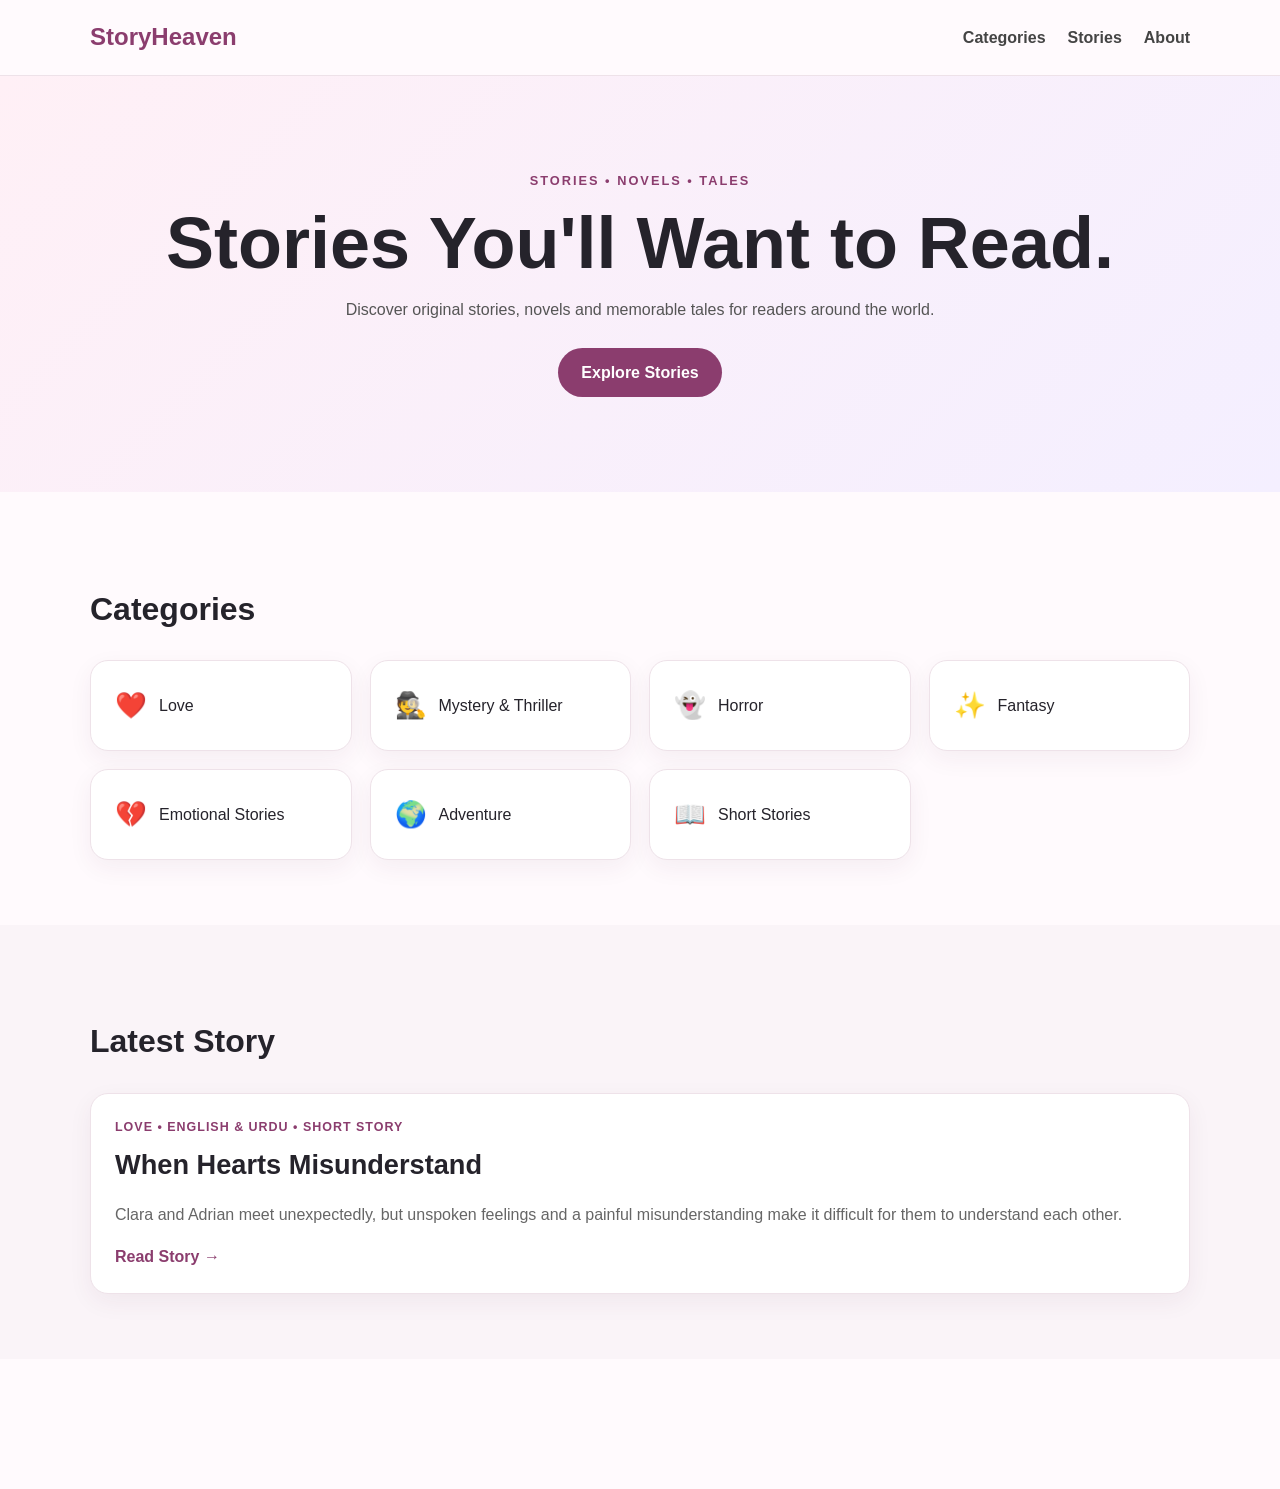
<file: index.html>
<!DOCTYPE html>
<html lang="en">

<head>
  <meta charset="UTF-8">
  <meta name="viewport" content="width=device-width, initial-scale=1.0">

  <title>StoryHeaven | English & Urdu Stories</title>

  <meta name="description" content="Discover beautiful English and Urdu stories, love stories, novels and unforgettable tales on StoryHeaven.">

  <link rel="stylesheet" href="style.css">
</head>

<body>

<header class="nav">
  <div class="container nav-inner">

    <div class="logo">StoryHeaven</div>

    <nav>
      <a href="#categories">Categories</a>
      <a href="#stories">Stories</a>
      <a href="#about">About</a>
    </nav>

  </div>
</header>


<section class="hero">

  <div class="container">

    <div class="eyebrow">STORIES • NOVELS • TALES</div>

    <h1>Stories You'll Want to Read.</h1>

    <p>
      Discover original stories, novels and memorable tales for readers around the world.
    </p>

    <a class="button" href="#stories">Explore Stories</a>

  </div>

</section>


<section class="section" id="categories">

  <div class="container">

    <h2>Categories</h2>

    <div class="grid">

      <a href="categories.html?cat=Love" class="card category">
        <span class="emoji">❤️</span>
        <span>Love</span>
      </a>

      <a href="categories.html?cat=Mystery%20%26%20Thriller" class="card category">
        <span class="emoji">🕵️</span>
        <span>Mystery & Thriller</span>
      </a>

      <a href="categories.html?cat=Horror" class="card category">
        <span class="emoji">👻</span>
        <span>Horror</span>
      </a>

      <a href="categories.html?cat=Fantasy" class="card category">
        <span class="emoji">✨</span>
        <span>Fantasy</span>
      </a>

      <a href="categories.html?cat=Emotional%20Stories" class="card category">
        <span class="emoji">💔</span>
        <span>Emotional Stories</span>
      </a>

      <a href="categories.html?cat=Adventure" class="card category">
        <span class="emoji">🌍</span>
        <span>Adventure</span>
      </a>

      <a href="categories.html?cat=Short%20Stories" class="card category">
        <span class="emoji">📖</span>
        <span>Short Stories</span>
      </a>

    </div>

  </div>

</section>


<section class="section alt" id="stories">

  <div class="container">

    <h2>Latest Story</h2>

    <div class="story-card">

      <div class="tag">LOVE • ENGLISH & URDU • SHORT STORY</div>

      <h2>When Hearts Misunderstand</h2>

      <p>
        Clara and Adrian meet unexpectedly, but unspoken feelings and a painful
        misunderstanding make it difficult for them to understand each other.
      </p>

      <a href="when-hearts-misunderstand.html">Read Story →</a>

    </div>

  </div>

</section>


<section class="section" id="about">
</file>
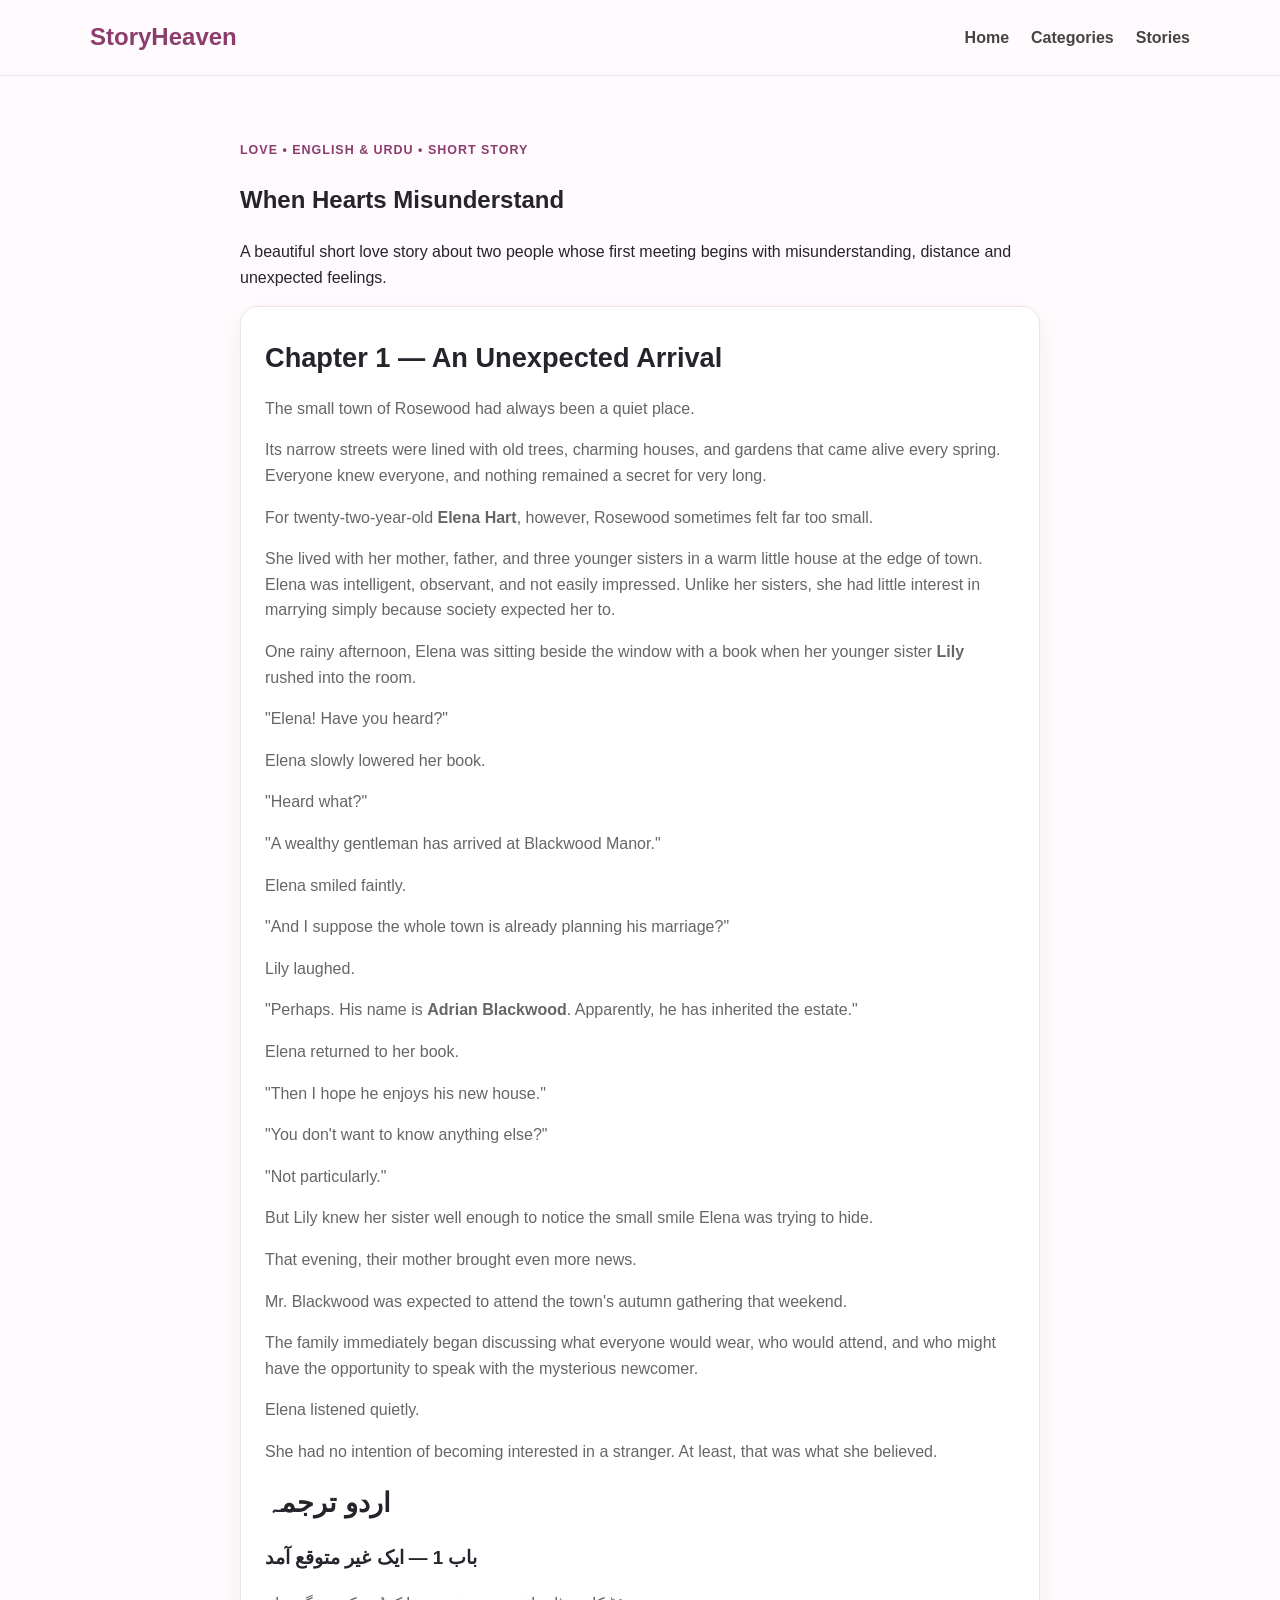
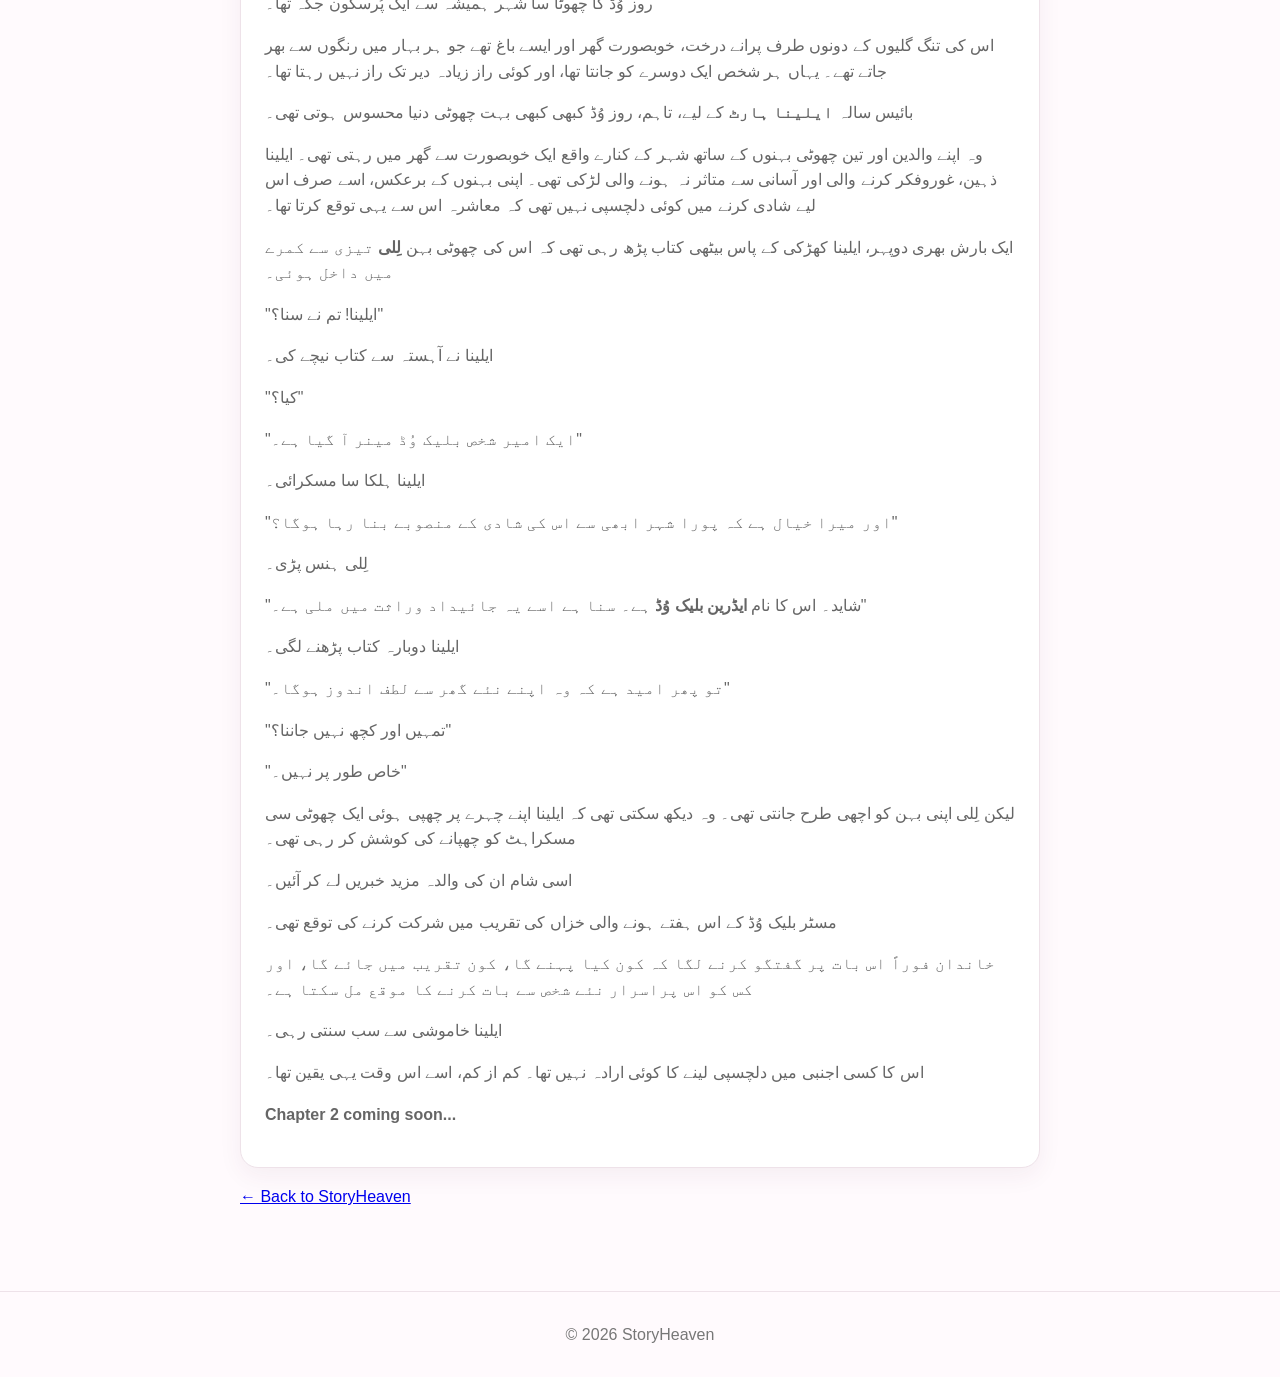
<file: article-1.html>
<!DOCTYPE html>
<html lang="en">

<head>
  <meta charset="UTF-8">

  <meta name="viewport" content="width=device-width, initial-scale=1.0">

  <title>When Hearts Misunderstand – A Beautiful Short Love Story | StoryHeaven</title>

  <meta
    name="description"
    content="Read When Hearts Misunderstand, a beautiful short love story about Elena and Adrian, where misunderstandings slowly lead two hearts toward unexpected love."
  >

  <link rel="stylesheet" href="style.css">
</head>


<body>

<header class="nav">

  <div class="container nav-inner">

    <div class="logo">StoryHeaven</div>

    <nav>
      <a href="index.html">Home</a>
      <a href="index.html#categories">Categories</a>
      <a href="index.html#stories">Stories</a>
    </nav>

  </div>

</header>


<main>

<section class="section">

  <div class="container narrow">

    <div class="tag">
      LOVE • ENGLISH & URDU • SHORT STORY
    </div>

    <h1>When Hearts Misunderstand</h1>

    <p>
      A beautiful short love story about two people whose first meeting
      begins with misunderstanding, distance and unexpected feelings.
    </p>


    <article class="story-card">

      <h2>Chapter 1 — An Unexpected Arrival</h2>

      <p>
        The small town of Rosewood had always been a quiet place.
      </p>

      <p>
        Its narrow streets were lined with old trees, charming houses,
        and gardens that came alive every spring. Everyone knew everyone,
        and nothing remained a secret for very long.
      </p>

      <p>
        For twenty-two-year-old <strong>Elena Hart</strong>, however,
        Rosewood sometimes felt far too small.
      </p>

      <p>
        She lived with her mother, father, and three younger sisters in
        a warm little house at the edge of town. Elena was intelligent,
        observant, and not easily impressed. Unlike her sisters, she had
        little interest in marrying simply because society expected her to.
      </p>

      <p>
        One rainy afternoon, Elena was sitting beside the window with a
        book when her younger sister <strong>Lily</strong> rushed into
        the room.
      </p>

      <p>
        "Elena! Have you heard?"
      </p>

      <p>
        Elena slowly lowered her book.
      </p>

      <p>
        "Heard what?"
      </p>

      <p>
        "A wealthy gentleman has arrived at Blackwood Manor."
      </p>

      <p>
        Elena smiled faintly.
      </p>

      <p>
        "And I suppose the whole town is already planning his marriage?"
      </p>

      <p>
        Lily laughed.
      </p>

      <p>
        "Perhaps. His name is <strong>Adrian Blackwood</strong>.
        Apparently, he has inherited the estate."
      </p>

      <p>
        Elena returned to her book.
      </p>

      <p>
        "Then I hope he enjoys his new house."
      </p>

      <p>
        "You don't want to know anything else?"
      </p>

      <p>
        "Not particularly."
      </p>

      <p>
        But Lily knew her sister well enough to notice the small smile
        Elena was trying to hide.
      </p>

      <p>
        That evening, their mother brought even more news.
      </p>

      <p>
        Mr. Blackwood was expected to attend the town's autumn gathering
        that weekend.
      </p>

      <p>
        The family immediately began discussing what everyone would wear,
        who would attend, and who might have the opportunity to speak
        with the mysterious newcomer.
      </p>

      <p>
        Elena listened quietly.
      </p>

      <p>
        She had no intention of becoming interested in a stranger.
        At least, that was what she believed.
      </p>


      <h2>اردو ترجمہ</h2>

      <h3>باب 1 — ایک غیر متوقع آمد</h3>

      <p>
        روز وُڈ کا چھوٹا سا شہر ہمیشہ سے ایک پُرسکون جگہ تھا۔
      </p>

      <p>
        اس کی تنگ گلیوں کے دونوں طرف پرانے درخت، خوبصورت گھر اور ایسے
        باغ تھے جو ہر بہار میں رنگوں سے بھر جاتے تھے۔ یہاں ہر شخص ایک
        دوسرے کو جانتا تھا، اور کوئی راز زیادہ دیر تک راز نہیں رہتا تھا۔
      </p>

      <p>
        بائیس سالہ <strong>ایلینا ہارٹ</strong> کے لیے، تاہم، روز وُڈ
        کبھی کبھی بہت چھوٹی دنیا محسوس ہوتی تھی۔
      </p>

      <p>
        وہ اپنے والدین اور تین چھوٹی بہنوں کے ساتھ شہر کے کنارے واقع
        ایک خوبصورت سے گھر میں رہتی تھی۔ ایلینا ذہین، غوروفکر کرنے والی
        اور آسانی سے متاثر نہ ہونے والی لڑکی تھی۔ اپنی بہنوں کے برعکس،
        اسے صرف اس لیے شادی کرنے میں کوئی دلچسپی نہیں تھی کہ معاشرہ اس
        سے یہی توقع کرتا تھا۔
      </p>

      <p>
        ایک بارش بھری دوپہر، ایلینا کھڑکی کے پاس بیٹھی کتاب پڑھ رہی تھی
        کہ اس کی چھوٹی بہن <strong>لِلی</strong> تیزی سے کمرے میں داخل ہوئی۔
      </p>

      <p>
        "ایلینا! تم نے سنا؟"
      </p>

      <p>
        ایلینا نے آہستہ سے کتاب نیچے کی۔
      </p>

      <p>
        "کیا؟"
      </p>

      <p>
        "ایک امیر شخص بلیک وُڈ مینر آ گیا ہے۔"
      </p>

      <p>
        ایلینا ہلکا سا مسکرائی۔
      </p>

      <p>
        "اور میرا خیال ہے کہ پورا شہر ابھی سے اس کی شادی کے منصوبے
        بنا رہا ہوگا؟"
      </p>

      <p>
        لِلی ہنس پڑی۔
      </p>

      <p>
        "شاید۔ اس کا نام <strong>ایڈرین بلیک وُڈ</strong> ہے۔ سنا ہے
        اسے یہ جائیداد وراثت میں ملی ہے۔"
      </p>

      <p>
        ایلینا دوبارہ کتاب پڑھنے لگی۔
      </p>

      <p>
        "تو پھر امید ہے کہ وہ اپنے نئے گھر سے لطف اندوز ہوگا۔"
      </p>

      <p>
        "تمہیں اور کچھ نہیں جاننا؟"
      </p>

      <p>
        "خاص طور پر نہیں۔"
      </p>

      <p>
        لیکن لِلی اپنی بہن کو اچھی طرح جانتی تھی۔ وہ دیکھ سکتی تھی کہ
        ایلینا اپنے چہرے پر چھپی ہوئی ایک چھوٹی سی مسکراہٹ کو چھپانے
        کی کوشش کر رہی تھی۔
      </p>

      <p>
        اسی شام ان کی والدہ مزید خبریں لے کر آئیں۔
      </p>

      <p>
        مسٹر بلیک وُڈ کے اس ہفتے ہونے والی خزاں کی تقریب میں شرکت کرنے
        کی توقع تھی۔
      </p>

      <p>
        خاندان فوراً اس بات پر گفتگو کرنے لگا کہ کون کیا پہنے گا،
        کون تقریب میں جائے گا، اور کس کو اس پراسرار نئے شخص سے بات کرنے
        کا موقع مل سکتا ہے۔
      </p>

      <p>
        ایلینا خاموشی سے سب سنتی رہی۔
      </p>

      <p>
        اس کا کسی اجنبی میں دلچسپی لینے کا کوئی ارادہ نہیں تھا۔
        کم از کم، اسے اس وقت یہی یقین تھا۔
      </p>

      <p>
        <strong>Chapter 2 coming soon...</strong>
      </p>

    </article>

    <p>
      <a href="index.html">← Back to StoryHeaven</a>
    </p>

  </div>

</section>

</main>


<footer>
  © 2026 StoryHeaven
</footer>

</body>
</html>
</file>
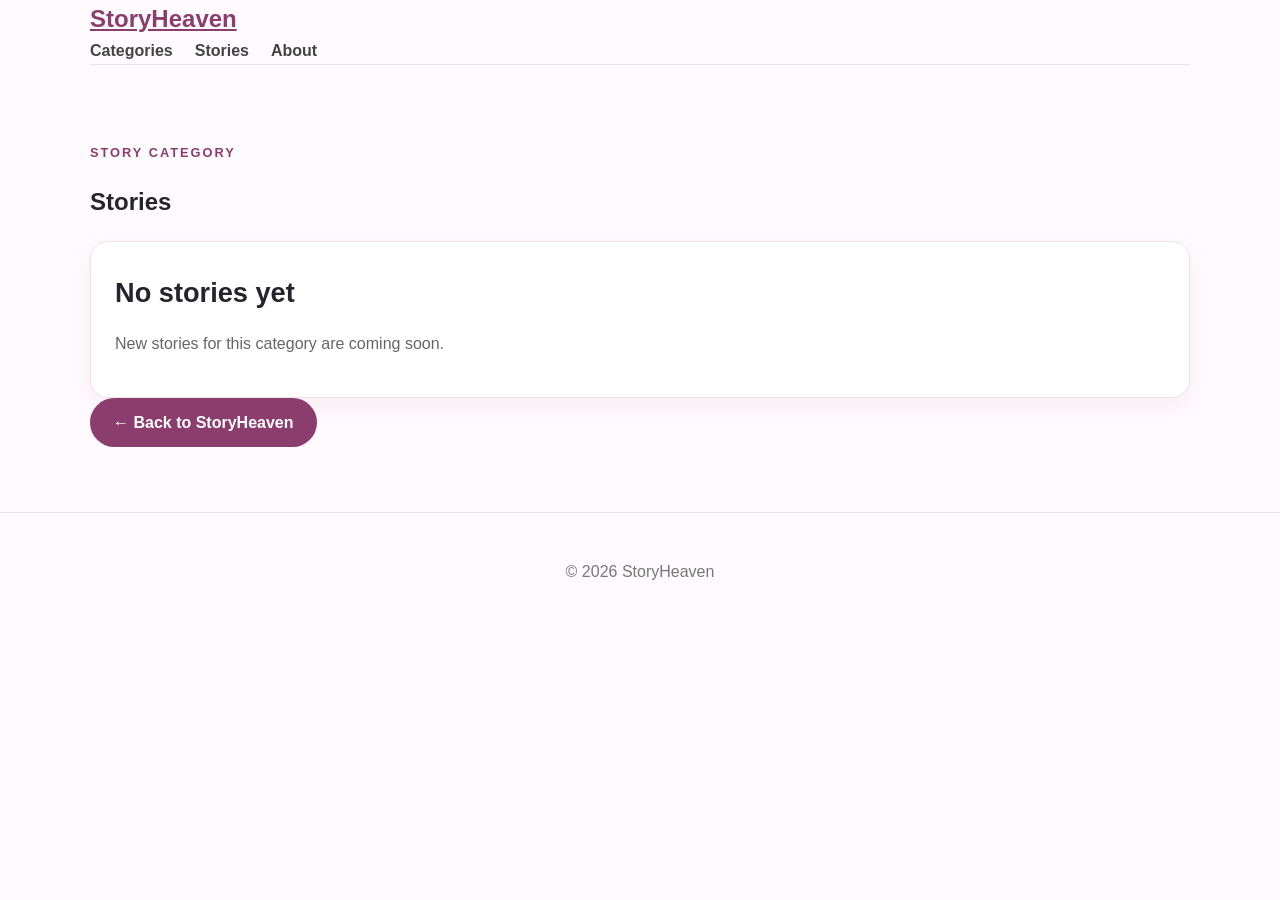
<file: categories.html>
<!DOCTYPE html>
<html lang="en">

<head>
  <meta charset="UTF-8">
  <meta name="viewport" content="width=device-width, initial-scale=1.0">

  <title>Category | StoryHeaven</title>

  <meta name="description" content="Explore love, emotional, mystery, horror, fantasy and adventure stories on StoryHeaven.">

  <link rel="stylesheet" href="style.css">
</head>

<body>

<header>
  <div class="container nav">

    <a class="logo" href="index.html">StoryHeaven</a>

    <nav>
      <a href="index.html#categories">Categories</a>
      <a href="index.html#stories">Stories</a>
      <a href="index.html#about">About</a>
    </nav>

  </div>
</header>


<section class="section">

  <div class="container">

    <p class="eyebrow">STORY CATEGORY</p>

    <h1 id="categoryTitle">Stories</h1>

    <div id="storyList"></div>

    <a class="button" href="index.html">
      ← Back to StoryHeaven
    </a>

  </div>

</section>


<footer>
  <p>© 2026 StoryHeaven</p>
</footer>


<script>

const params = new URLSearchParams(location.search);

const cat = params.get("cat") || "Stories";

document.getElementById("categoryTitle").textContent = cat;


const stories = [

  {
    cat: "Love",
    title: "When Hearts Misunderstand",
    desc: "An original love story about two people, their misunderstandings, and the feelings they struggle to express.",
    url: "when-hearts-misunderstand.html",
    tag: "LOVE • EMOTIONAL STORY"
  },

  {
    cat: "Emotional Stories",
    title: "When Hearts Misunderstand",
    desc: "An emotional story about love, misunderstanding, truth, and the feelings left unspoken.",
    url: "when-hearts-misunderstand.html",
    tag: "LOVE • EMOTIONAL STORY"
  }

];


const list = document.getElementById("storyList");

const matches = stories.filter(s => s.cat === cat);


if (!matches.length) {

  list.innerHTML = `
    <div class="story-card">
      <h2>No stories yet</h2>
      <p>New stories for this category are coming soon.</p>
    </div>
  `;

} else {

  list.innerHTML = matches.map(s => `
    <article class="story-card">

      <p class="tag">${s.tag}</p>

      <h2>${s.title}</h2>

      <p>${s.desc}</p>

      <a href="${s.url}">Read Story →</a>

    </article>
  `).join("");

}

</script>

</body>
</html>
</file>
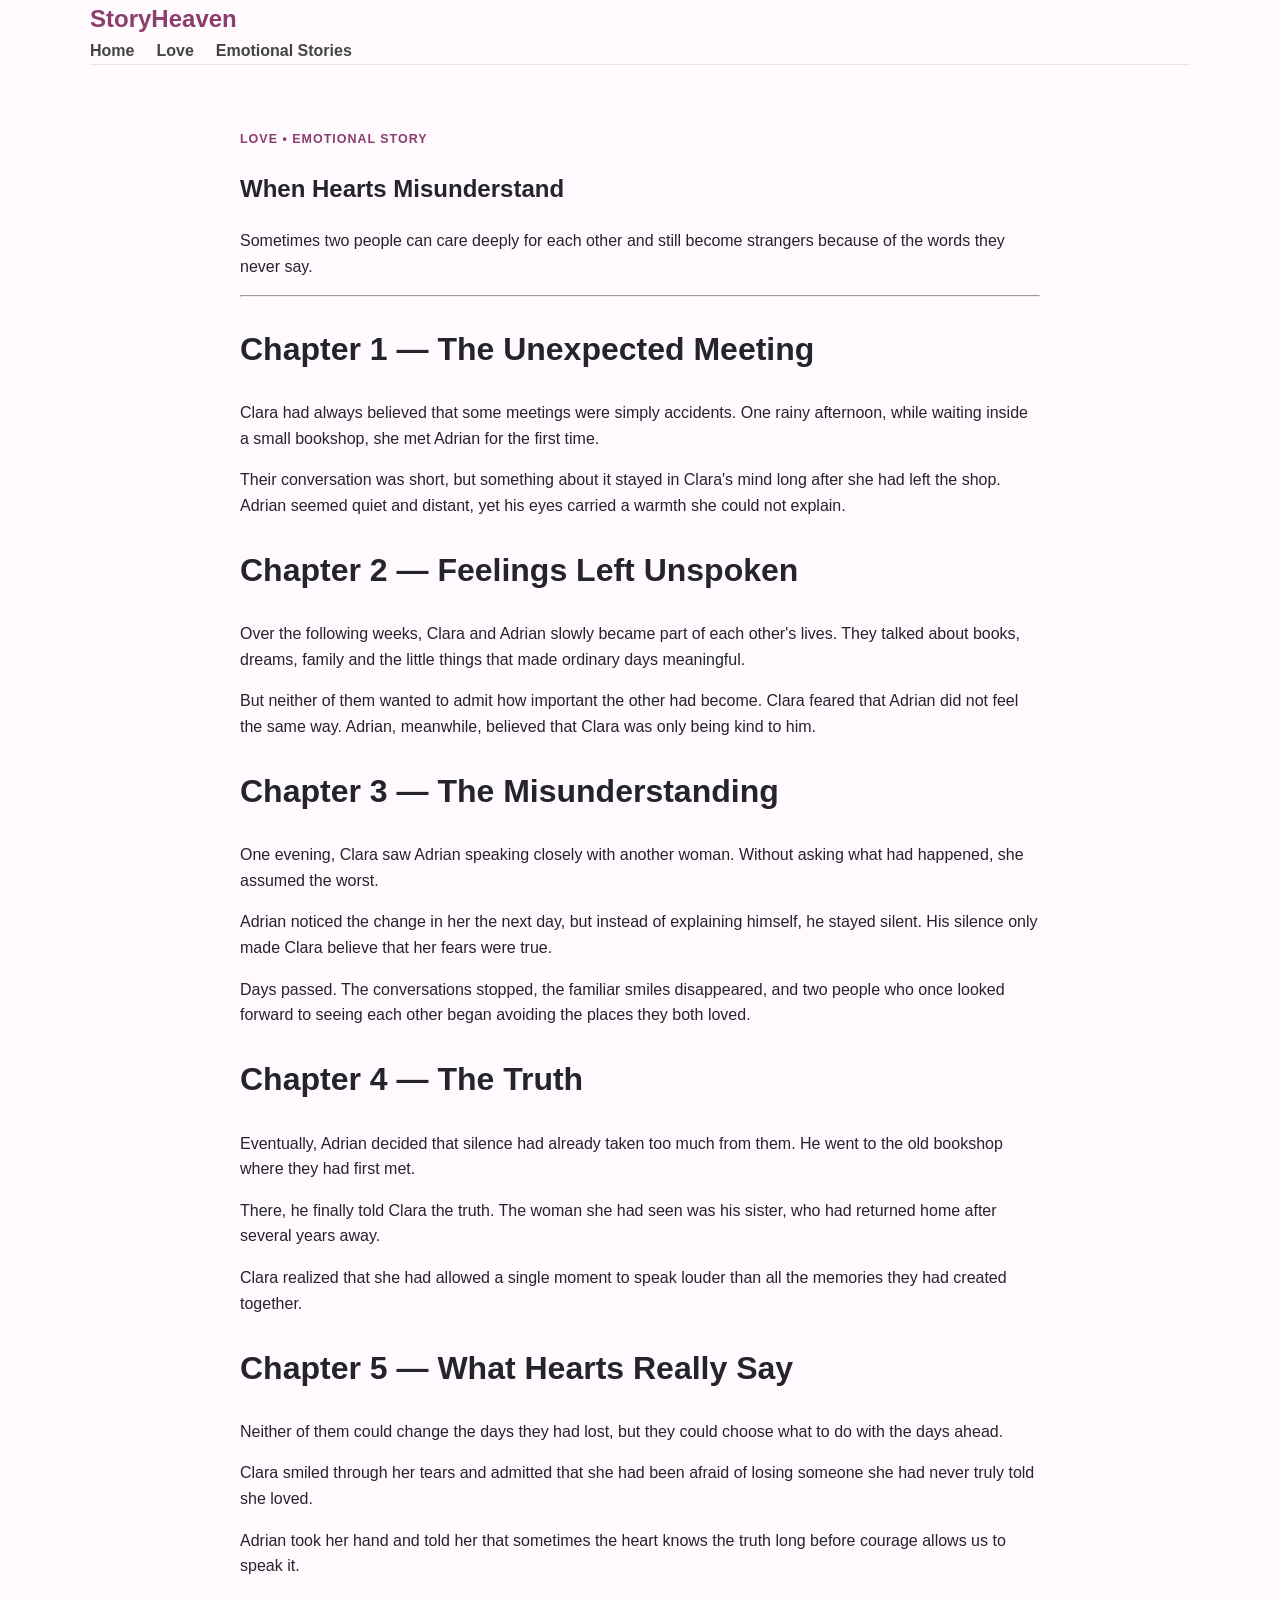
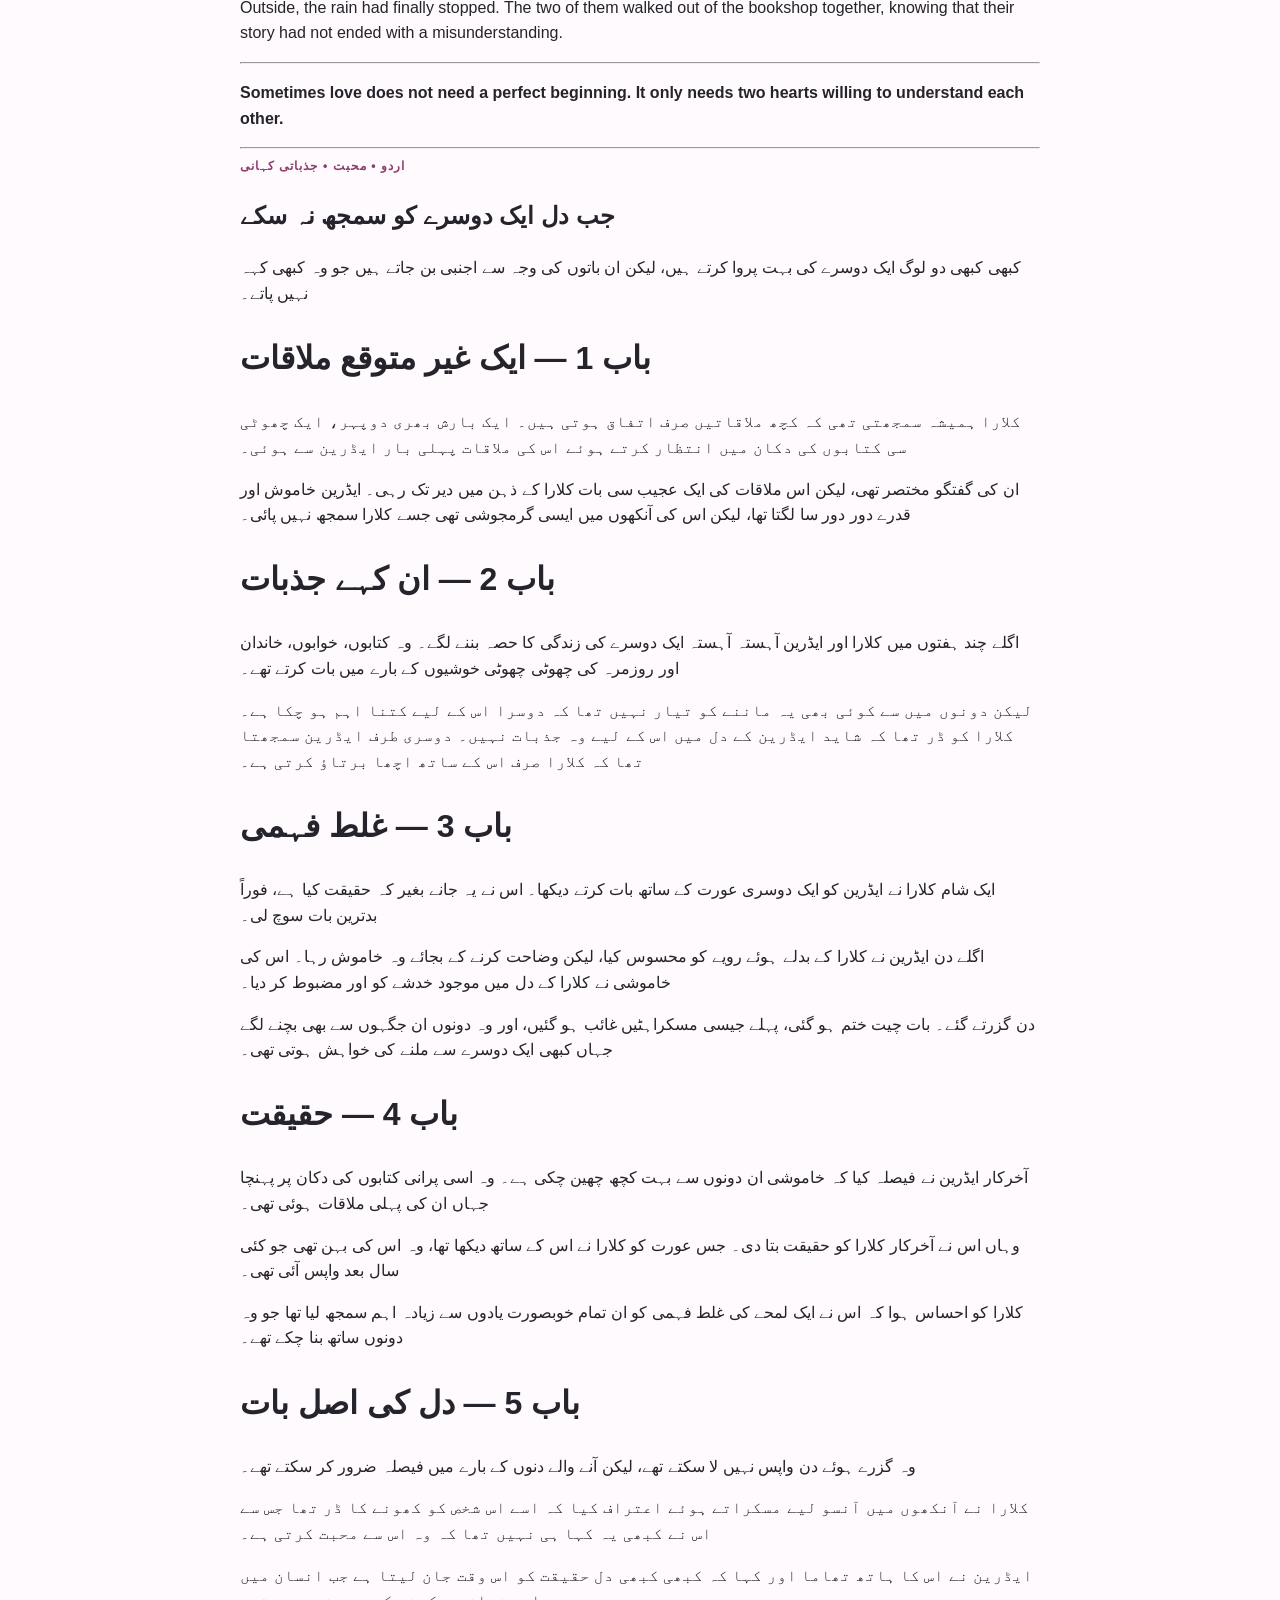
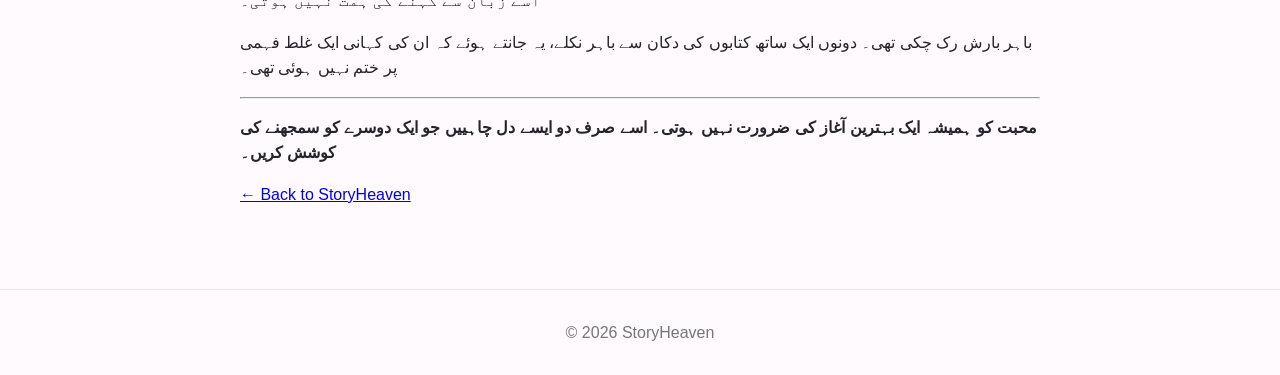
<file: when-hearts-misunderstand.html>
<!DOCTYPE html>
<html lang="en">
<head>
  <meta charset="UTF-8">
  <meta name="viewport" content="width=device-width, initial-scale=1.0">

  <title>When Hearts Misunderstand | A Story of Love and Misunderstanding</title>

  <meta name="description" content="When Hearts Misunderstand is an original love story about two people, their misunderstandings, and the feelings they struggle to express.">

  <link rel="stylesheet" href="style.css">
</head>

<body>

<header class="container nav">
  <div class="logo">StoryHeaven</div>

  <nav>
    <a href="index.html">Home</a>
    <a href="categories.html?cat=Love">Love</a>
    <a href="categories.html?cat=Emotional%20Stories">Emotional Stories</a>
  </nav>
</header>

<main>

<section class="section">
  <div class="container narrow">

    <div class="tag">LOVE • EMOTIONAL STORY</div>

    <h1>When Hearts Misunderstand</h1>

    <p>
      Sometimes two people can care deeply for each other and still
      become strangers because of the words they never say.
    </p>

    <hr>

    <h2>Chapter 1 — The Unexpected Meeting</h2>

    <p>
      Clara had always believed that some meetings were simply accidents.
      One rainy afternoon, while waiting inside a small bookshop, she met
      Adrian for the first time.
    </p>

    <p>
      Their conversation was short, but something about it stayed in
      Clara's mind long after she had left the shop. Adrian seemed quiet
      and distant, yet his eyes carried a warmth she could not explain.
    </p>

    <h2>Chapter 2 — Feelings Left Unspoken</h2>

    <p>
      Over the following weeks, Clara and Adrian slowly became part of
      each other's lives. They talked about books, dreams, family and
      the little things that made ordinary days meaningful.
    </p>

    <p>
      But neither of them wanted to admit how important the other had
      become. Clara feared that Adrian did not feel the same way.
      Adrian, meanwhile, believed that Clara was only being kind to him.
    </p>

    <h2>Chapter 3 — The Misunderstanding</h2>

    <p>
      One evening, Clara saw Adrian speaking closely with another woman.
      Without asking what had happened, she assumed the worst.
    </p>

    <p>
      Adrian noticed the change in her the next day, but instead of
      explaining himself, he stayed silent. His silence only made Clara
      believe that her fears were true.
    </p>

    <p>
      Days passed. The conversations stopped, the familiar smiles
      disappeared, and two people who once looked forward to seeing each
      other began avoiding the places they both loved.
    </p>

    <h2>Chapter 4 — The Truth</h2>

    <p>
      Eventually, Adrian decided that silence had already taken too much
      from them. He went to the old bookshop where they had first met.
    </p>

    <p>
      There, he finally told Clara the truth. The woman she had seen was
      his sister, who had returned home after several years away.
    </p>

    <p>
      Clara realized that she had allowed a single moment to speak louder
      than all the memories they had created together.
    </p>

    <h2>Chapter 5 — What Hearts Really Say</h2>

    <p>
      Neither of them could change the days they had lost, but they could
      choose what to do with the days ahead.
    </p>

    <p>
      Clara smiled through her tears and admitted that she had been
      afraid of losing someone she had never truly told she loved.
    </p>

    <p>
      Adrian took her hand and told her that sometimes the heart knows
      the truth long before courage allows us to speak it.
    </p>

    <p>
      Outside, the rain had finally stopped. The two of them walked out
      of the bookshop together, knowing that their story had not ended
      with a misunderstanding.
    </p>

    <hr>

    <p>
      <strong>
        Sometimes love does not need a perfect beginning.
        It only needs two hearts willing to understand each other.
      </strong>
    </p>


    <!-- URDU VERSION -->

    <hr>

    <div class="tag">اردو • محبت • جذباتی کہانی</div>

    <h1>جب دل ایک دوسرے کو سمجھ نہ سکے</h1>

    <p>
      کبھی کبھی دو لوگ ایک دوسرے کی بہت پروا کرتے ہیں،
      لیکن ان باتوں کی وجہ سے اجنبی بن جاتے ہیں جو وہ کبھی کہہ نہیں پاتے۔
    </p>

    <h2>باب 1 — ایک غیر متوقع ملاقات</h2>

    <p>
      کلارا ہمیشہ سمجھتی تھی کہ کچھ ملاقاتیں صرف اتفاق ہوتی ہیں۔
      ایک بارش بھری دوپہر، ایک چھوٹی سی کتابوں کی دکان میں انتظار کرتے ہوئے
      اس کی ملاقات پہلی بار ایڈرین سے ہوئی۔
    </p>

    <p>
      ان کی گفتگو مختصر تھی، لیکن اس ملاقات کی ایک عجیب سی بات
      کلارا کے ذہن میں دیر تک رہی۔ ایڈرین خاموش اور قدرے دور دور سا لگتا تھا،
      لیکن اس کی آنکھوں میں ایسی گرمجوشی تھی جسے کلارا سمجھ نہیں پائی۔
    </p>

    <h2>باب 2 — ان کہے جذبات</h2>

    <p>
      اگلے چند ہفتوں میں کلارا اور ایڈرین آہستہ آہستہ ایک دوسرے کی زندگی
      کا حصہ بننے لگے۔ وہ کتابوں، خوابوں، خاندان اور روزمرہ کی چھوٹی چھوٹی
      خوشیوں کے بارے میں بات کرتے تھے۔
    </p>

    <p>
      لیکن دونوں میں سے کوئی بھی یہ ماننے کو تیار نہیں تھا کہ دوسرا
      اس کے لیے کتنا اہم ہو چکا ہے۔ کلارا کو ڈر تھا کہ شاید ایڈرین کے دل
      میں اس کے لیے وہ جذبات نہیں۔ دوسری طرف ایڈرین سمجھتا تھا کہ کلارا
      صرف اس کے ساتھ اچھا برتاؤ کرتی ہے۔
    </p>

    <h2>باب 3 — غلط فہمی</h2>

    <p>
      ایک شام کلارا نے ایڈرین کو ایک دوسری عورت کے ساتھ بات کرتے دیکھا۔
      اس نے یہ جانے بغیر کہ حقیقت کیا ہے، فوراً بدترین بات سوچ لی۔
    </p>

    <p>
      اگلے دن ایڈرین نے کلارا کے بدلے ہوئے رویے کو محسوس کیا، لیکن
      وضاحت کرنے کے بجائے وہ خاموش رہا۔ اس کی خاموشی نے کلارا کے دل میں
      موجود خدشے کو اور مضبوط کر دیا۔
    </p>

    <p>
      دن گزرتے گئے۔ بات چیت ختم ہو گئی، پہلے جیسی مسکراہٹیں غائب ہو گئیں،
      اور وہ دونوں ان جگہوں سے بھی بچنے لگے جہاں کبھی ایک دوسرے سے ملنے
      کی خواہش ہوتی تھی۔
    </p>

    <h2>باب 4 — حقیقت</h2>

    <p>
      آخرکار ایڈرین نے فیصلہ کیا کہ خاموشی ان دونوں سے بہت کچھ چھین چکی ہے۔
      وہ اسی پرانی کتابوں کی دکان پر پہنچا جہاں ان کی پہلی ملاقات ہوئی تھی۔
    </p>

    <p>
      وہاں اس نے آخرکار کلارا کو حقیقت بتا دی۔ جس عورت کو کلارا نے
      اس کے ساتھ دیکھا تھا، وہ اس کی بہن تھی جو کئی سال بعد واپس آئی تھی۔
    </p>

    <p>
      کلارا کو احساس ہوا کہ اس نے ایک لمحے کی غلط فہمی کو ان تمام خوبصورت
      یادوں سے زیادہ اہم سمجھ لیا تھا جو وہ دونوں ساتھ بنا چکے تھے۔
    </p>

    <h2>باب 5 — دل کی اصل بات</h2>

    <p>
      وہ گزرے ہوئے دن واپس نہیں لا سکتے تھے، لیکن آنے والے دنوں کے بارے
      میں فیصلہ ضرور کر سکتے تھے۔
    </p>

    <p>
      کلارا نے آنکھوں میں آنسو لیے مسکراتے ہوئے اعتراف کیا کہ اسے اس شخص
      کو کھونے کا ڈر تھا جس سے اس نے کبھی یہ کہا ہی نہیں تھا کہ وہ اس سے محبت کرتی ہے۔
    </p>

    <p>
      ایڈرین نے اس کا ہاتھ تھاما اور کہا کہ کبھی کبھی دل حقیقت کو
      اس وقت جان لیتا ہے جب انسان میں اسے زبان سے کہنے کی ہمت نہیں ہوتی۔
    </p>

    <p>
      باہر بارش رک چکی تھی۔ دونوں ایک ساتھ کتابوں کی دکان سے باہر نکلے،
      یہ جانتے ہوئے کہ ان کی کہانی ایک غلط فہمی پر ختم نہیں ہوئی تھی۔
    </p>

    <hr>

    <p>
      <strong>
        محبت کو ہمیشہ ایک بہترین آغاز کی ضرورت نہیں ہوتی۔
        اسے صرف دو ایسے دل چاہییں جو ایک دوسرے کو سمجھنے کی کوشش کریں۔
      </strong>
    </p>

    <p>
      <a href="index.html">← Back to StoryHeaven</a>
    </p>

  </div>
</section>

</main>

<footer>
  © 2026 StoryHeaven
</footer>

</body>
</html>
</file>
<file: style.css>
* {
  box-sizing: border-box;
}

html {
  scroll-behavior: smooth;
}

body {
  margin: 0;
  font-family: Arial, sans-serif;
  color: #25232b;
  background: #fffafd;
  line-height: 1.6;
}

.container {
  width: min(1100px, calc(100% - 40px));
  margin: auto;
}


/* NAVIGATION */

.nav {
  background: #fffafd;
  border-bottom: 1px solid #eee2e9;
}

.nav-inner {
  min-height: 75px;
  display: flex;
  justify-content: space-between;
  align-items: center;
}

.logo {
  font-size: 1.5rem;
  font-weight: 800;
  color: #8b3d6e;
}

nav {
  display: flex;
  gap: 22px;
}

nav a {
  color: #444;
  text-decoration: none;
  font-weight: 600;
}

nav a:hover {
  color: #8b3d6e;
}


/* HERO */

.hero {
  text-align: center;
  padding: 95px 20px;
  background: linear-gradient(135deg, #fff0f6, #f4efff);
}

.eyebrow {
  font-size: .8rem;
  font-weight: 700;
  letter-spacing: 2px;
  color: #8b3d6e;
}

.hero h1 {
  font-size: clamp(2.4rem, 7vw, 4.5rem);
  line-height: 1.05;
  margin: 15px 0;
}

.hero p {
  max-width: 650px;
  margin: 0 auto 25px;
  color: #555;
}

.button {
  display: inline-block;
  padding: 12px 23px;
  border-radius: 999px;
  background: #8b3d6e;
  color: white;
  text-decoration: none;
  font-weight: 700;
}

.button:hover {
  opacity: .9;
}


/* SECTIONS */

.section {
  padding: 65px 0;
}

.section h2 {
  font-size: 2rem;
  margin-bottom: 25px;
}

.alt {
  background: #faf4f8;
}


/* CATEGORY CARDS */

.grid {
  display: grid;
  grid-template-columns: repeat(auto-fit, minmax(210px, 1fr));
  gap: 18px;
}

.card,
.story-card {
  background: white;
  border: 1px solid #eee2e9;
  border-radius: 18px;
  padding: 24px;
  box-shadow: 0 8px 25px rgba(80, 40, 70, .06);
}

.category {
  display: flex;
  align-items: center;
  gap: 12px;
  color: #25232b;
  text-decoration: none;
  transition: transform .2s ease, box-shadow .2s ease;
}

.category:hover {
  transform: translateY(-3px);
  box-shadow: 0 12px 30px rgba(80, 40, 70, .1);
}

.emoji {
  font-size: 1.6rem;
}


/* STORY CARD */

.story-card h2 {
  font-size: 1.7rem;
  margin: 5px 0 10px;
}

.story-card p {
  color: #666;
}

.story-card a {
  color: #8b3d6e;
  font-weight: 700;
  text-decoration: none;
}

.tag {
  color: #8b3d6e;
  font-size: .78rem;
  font-weight: 700;
  letter-spacing: 1px;
}


/* ABOUT */

.narrow {
  max-width: 800px;
}


/* FOOTER */

footer {
  text-align: center;
  padding: 30px 20px;
  color: #777;
  border-top: 1px solid #eee2e9;
}


/* MOBILE */

@media (max-width: 600px) {

  .container {
    width: min(100% - 30px, 1100px);
  }

  .nav-inner {
    flex-direction: column;
    gap: 10px;
    padding: 16px 0;
  }

  nav {
    gap: 14px;
    font-size: .85rem;
  }

  .hero {
    padding: 70px 18px;
  }

}
</file>
